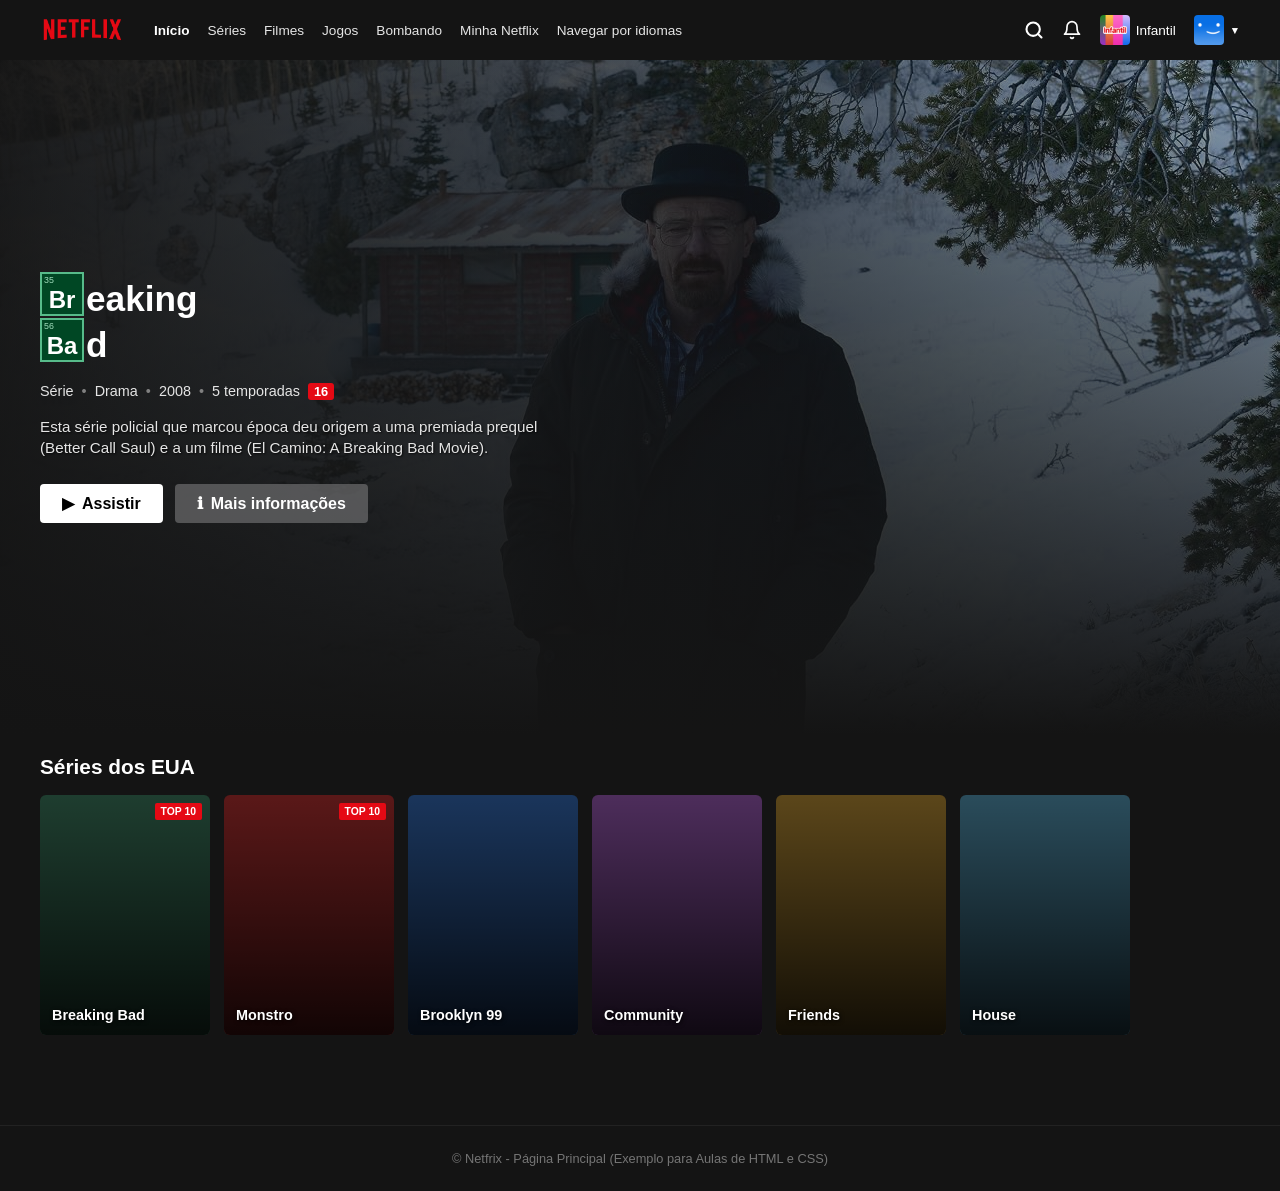
<file: main.html>
<!DOCTYPE html>
<html lang="pt-BR">
<head>
    <meta charset="UTF-8">
    <meta name="viewport" content="width=device-width, initial-scale=1.0">
    <title>Início - Netflix</title>
    <link rel="shortcut icon" href="assets/nficon.ico" type="image/x-icon">
    <link rel="stylesheet" href="main.css">
</head>
<body>

    <!-- CABEÇALHO DA PÁGINA (HEADER / NAVEGAÇÃO) -->
    <header class="header">
        
        <!-- Div Lado Esquerdo: Logo e Links de Navegação -->
        <div class="nav-esquerda">
            <div class="logo">
                <img src="assets/LogoNetfrix.png" alt="Logo Netflix">
            </div>
            
            <!-- Menu de navegação principal -->
            <nav class="menu-navegacao">
                <ul>
                    <li><a href="#" class="ativo">Início</a></li>
                    <li><a href="#">Séries</a></li>
                    <li><a href="#">Filmes</a></li>
                    <li><a href="#">Jogos</a></li>
                    <li><a href="#">Bombando</a></li>
                    <li><a href="#">Minha Netflix</a></li>
                    <li><a href="#">Navegar por idiomas</a></li>
                </ul>
            </nav>
        </div>

        <!-- Div Lado Direito: Ícones e Perfis de Usuário -->
        <div class="nav-direita">
            <!-- Div Ícone da Lupa (Busca) -->
            <div class="icone-item" title="Buscar">
                <svg width="20" height="20" viewBox="0 0 24 24" fill="none" stroke="currentColor" stroke-width="2.5" stroke-linecap="round" stroke-linejoin="round">
                    <circle cx="11" cy="11" r="8"></circle>
                    <line x1="21" y1="21" x2="16.65" y2="16.65"></line>
                </svg>
            </div>

            <!-- Div Ícone do Sino (Notificações) -->
            <div class="icone-item" title="Notificações">
                <svg width="20" height="20" viewBox="0 0 24 24" fill="none" stroke="currentColor" stroke-width="2" stroke-linecap="round" stroke-linejoin="round">
                    <path d="M18 8A6 6 0 0 0 6 8c0 7-3 9-3 9h18s-3-2-3-9"></path>
                    <path d="M13.73 21a2 2 0 0 1-3.46 0"></path>
                </svg>
            </div>

            <div class="perfil-item">
                <img src="assets/infantill.png" alt="Perfil Infantil" class="avatar-img">
                <span class="perfil-nome">Infantil</span>
            </div>

            <div class="perfil-item">
                <img src="assets/perfil.png" alt="Perfil Usuário" class="avatar-img">
                <span class="seta-dropdown">▼</span>
            </div>
        </div>

    </header>

    <!-- CONTEÚDO PRINCIPAL DO SITE (MAIN) -->
    <main class="conteudo-principal">

        <!-- SEÇÃO HERO (Destaque Principal da Série) -->
        <section class="hero-destaque">
            
            <!-- Div com a imagem de fundo da série -->
            <!-- Nota: Deve aparecer somente se o tamanho da tela for ao menos de um tablet (>= 768px) -->
            <div class="container-imagem-hero">
                <img src="assets/hero.jpg" alt="Banner Breaking Bad" class="imagem-hero">
                <div class="overlay-sombra"></div>
            </div>

            <!-- Div com o conteúdo / informações da série sobreposta ao banner -->
            <div class="info-serie-destaque">
                
                <!-- Div com o Logo/Título da Série -->
                <div class="logo-serie">
                    <div class="bb-logo">
                        <div class="bb-linha">
                            <span class="bb-quadrado"><small>35</small>Br</span><span class="bb-texto">eaking</span>
                        </div>
                        <div class="bb-linha">
                            <span class="bb-quadrado"><small>56</small>Ba</span><span class="bb-texto">d</span>
                        </div>
                    </div>
                </div>

                <!-- Div com os Detalhes da Série (Gênero, Ano, Temporadas, Idade) -->
                <div class="detalhes-serie">
                    <span>Série</span>
                    <span class="ponto">•</span>
                    <span>Drama</span>
                    <span class="ponto">•</span>
                    <span>2008</span>
                    <span class="ponto">•</span>
                    <span>5 temporadas</span>
                    <span class="classificacao-idade">16</span>
                </div>

                <!-- Div / Parágrafo com a Sinopse -->
                <p class="sinopse-serie">
                    Esta série policial que marcou época deu origem a uma premiada prequel (Better Call Saul) e a um filme (El Camino: A Breaking Bad Movie).
                </p>

                <!-- Div com os Botões de Ação -->
                <div class="botoes-acao">
                    <button class="btn btn-assistir">
                        <span class="icone">▶</span>
                        <a href="https://youtu.be/XrVlzrRECY4">Assistir</a>
                        
                    </button>
                    <button class="btn btn-info">
                        <span class="icone">ℹ</span> Mais informações
                    </button>
                </div>

            </div>

        </section>

        <!-- SEÇÃO DE CATÁLOGO (Carrossel / Lista de Séries) -->
        <section class="secao-catalogo">
            
            <!-- Título H2 da Seção -->
            <h2>Séries dos EUA</h2>

            <!-- Div Container com todos os quadros (cards) de séries -->
            <div class="cards-container">
                
                <!-- Card 1 -->
                <article class="card-item">
                    <div class="badge-top10">TOP 10</div>
                    <div class="card-capa capa-1">
                        <span class="titulo-capa">Breaking Bad</span>
                    </div>
                </article>

                <!-- Card 2 -->
                <article class="card-item">
                    <div class="badge-top10">TOP 10</div>
                    <div class="card-capa capa-2">
                        <span class="titulo-capa">Monstro</span>
                    </div>
                </article>

                <!-- Card 3 -->
                <article class="card-item">
                    <div class="card-capa capa-3">
                        <span class="titulo-capa">Brooklyn 99</span>
                    </div>
                </article>

                <!-- Card 4 -->
                <article class="card-item">
                    <div class="card-capa capa-4">
                        <span class="titulo-capa">Community</span>
                    </div>
                </article>

                <!-- Card 5 -->
                <article class="card-item">
                    <div class="card-capa capa-5">
                        <span class="titulo-capa">Friends</span>
                    </div>
                </article>

                <!-- Card 6 -->
                <article class="card-item">
                    <div class="card-capa capa-6">
                        <span class="titulo-capa">House</span>
                    </div>
                </article>

            </div>

        </section>

    </main>

    <!-- RODAPÉ DA PÁGINA (FOOTER) -->
    <footer class="rodape">
        <p>&copy; Netfrix - Página Principal (Exemplo para Aulas de HTML e CSS)</p>
    </footer>

</body>
</html>
</file>
<file: main.css>
*{
    margin: 0;
    padding: 0;
    box-sizing: border-box;
}
body{
    background-color: #141414;
    color:#ffffff;
    font-family: Arial, Helvetica, sans-serif;
    min-height: 100vh;
    overflow-x: hidden;
}
.header{
    display: flex;
    justify-content: space-between;
    align-items: center;
    padding:15px 40px;
    background-color: #141414;
    position:sticky;
    top:0;
    z-index: 100;
}
.nav-esquerda{
    display: flex;
    align-items: center;
    gap:30px;
}
.logo img{
    height:28px;
    display: block;
}
.menu-navegacao ul{
    display:flex;
    gap:18px;
    list-style: none;
}
.menu-navegacao a{
    color:#e5e5e5;
    text-decoration: none;
    font-size: 0.85rem;
    transition: color 0.2s;
}
.menu-navegacao a:hover, .menu-navegacao a.ativo{
    color:#ffffff;
    font-weight:bold;
}
.nav-direita{
    display: flex;
    align-items: center;
    gap:18px;
}
.icone-item{
    color:#ffffff;
    cursor:pointer;
    display: flex;
    align-items: center;
}
.perfil-item{
    display:flex;
    align-items: center;
    gap:6px;
    cursor:pointer;
    font-size:0.85rem;
}
.avatar-img{
    width:30px;
    height:30px;
    border-radius:4px;
    object-fit: cover;
}
.seta-dropdown{
    font-size:0.65rem;
    color:#ffffff;
}
.hero-destaque{
    position:relative;
    width:100%;
    min-height: 75vh;
    display: flex;
    align-items: center;
    padding:40px;
    overflow:hidden;
}
button a{
    text-decoration: none;
    color: inherit;
}
.container-imagem-hero{
    display:none;
    position: absolute;
    top:0;
    left:0;
    width:100%;
    height:100%;
    z-index:1;
}
.imagem-hero{
    width:100%;
    height:100%;
    object-fit: cover;
    object-position: center-top;
}
.overlay-sombra{
    position:absolute;
    top:0;
    left:0;
    width:100%;
    height:100%;
    background: linear-gradient(180deg,rgba(20,20,20,0.3) 0%, rgba(20,20,20,0.8)70%, #141414
    100%),
        linear-gradient(90deg,rgba(20,20,20,0.95)0%,rgba(20,20,20,0.6)50%, transparent 100%)
}
.info-serie-destaque{
    position:relative;
    z-index:10;
    max-width:520px;
    display: flex;
    flex-direction: column;
    gap:16px;
}
.bb-logo{
    margin-bottom:5px;
}
.bb-linha{
    display:flex;
    align-items: flex-end;
    line-height: 1;
    margin-bottom:2px;
}
.bb-quadrado{
    display:inline-flex;
    justify-content: center;
    align-items: flex-end;
    width:44px;
    height:44px;
    background-color:#004724;
    border:2px solid #57bb8a;
    color:#ffffff;
    font-weight:bold;
    font-size:1.5rem;
    padding-bottom:2px;
    position:relative;
    margin-right:2px;
}
.bb-quadrado small{
    position: absolute;
    top: 2px;
    left: 2px;
    font-size: 0.55rem;
    color: #a3e0c0;
    font-weight:normal;
}
.bb-texto{
    font-size: 2.2rem;
    font-weight: bold;
    color:#ffffff;
}
.detalhes-serie{
    display:flex;
    align-items: center;
    gap:8px;
    font-size: 0.9rem;
    color:#e5e5e5;
    flex-wrap:wrap;
}
.ponto{
    color:#808080;
}
.classificacao-idade{
    background-color: #e50914;
    color:#ffffff;
    padding:1px 6px;
    border-radius: 3px;
    font-weight:bold;
    font-size:0.8rem;
}
.sinopse-serie{
    font-size:0.95rem;
    line-height:1.4;
    color:#e5e5e5;
    text-shadow: 1px 1px 2px rgba(0,0,0,0.8);
}
.botoes-acao{
    display: flex;
    gap:12px;
    margin-top:10px;
}
.btn{
    display:inline-flex;
    align-items: center;
    justify-content: center;
    gap:8px;
    padding:10px 22px;
    border:none;
    border-radius: 4px;
    font-size: 1rem;
    font-weight:bold;
    cursor:pointer;
    transition: background-color 0.2s, opacity 0.2s;
}
.btn-assistir{
    background-color:#ffffff;
    color: #000000;
}
.btn-assistir:hover{
    background-color:rgba(255,255,255,0.75);
}
.btn-info{
    background-color: rgba(109,109,110,0.7);
    color:#ffffff;
}
.btn-info:hover{
    background-color: rgba(109,109,110,0.4);
}
.secao-catalogo{
    padding:20px 40px 50px 40px;
}
.secao-catalogo h2{
    font-size: 1.3rem;
    margin-bottom: 16px;
    color:#ffffff;
}
.cards-container{
    display: flex;
    gap:14px;
    overflow-x:auto;
    padding-bottom:10px;
}
.cards-container::-webkit-scrollbar{
    height:6px;
}
.cards-container::-webkit-scrollbar-thumb{
    background:#333;
    border-radius:4px;
}
.card-item{
    min-width:170px;
    width:170px;
    height:240px;
    border-radius:6px;
    position: relative;
    overflow:hidden;
    cursor:pointer;
    flex-shrink: 0;
    transition: transform 0.25s ease;
}
.card-item:hover{
    transform:scale(1.05);
    z-index: 20;
}
.badge-top10{
    position:absolute;
    top:8px;
    right:8px;
    background-color: #e50914;
    color:#ffffff;
    font-size:0.65rem;
    font-weight: bold;
    padding: 3px 6px;
    border-radius: 2px;
    z-index:5;
}
.card-capa{
    width:100%;
    height:100%;
    display:flex;
    align-items: flex-end;
    padding: 12px;
    box-sizing: border-box;
    background-size:cover;
    background-position: center;
    position: relative;
}
.titulo-capa{
    font-size:0.9rem;
    font-weight:bold;
    color:#ffffff;
    text-shadow:1px 1px 4px rgba(0,0,0,0.9);
    z-index:2;
}
.capa-1{background: linear-gradient(0deg, rgba(0,0,0,0.8),transparent),#1e3d2f;}
.capa-2{background: linear-gradient(0deg, rgba(0,0,0,0.8),transparent),#5a1818;}
.capa-3{background: linear-gradient(0deg, rgba(0,0,0,0.8),transparent),#1a355b;}
.capa-4{background: linear-gradient(0deg, rgba(0,0,0,0.8),transparent),#4d2d5b;}
.capa-5{background: linear-gradient(0deg, rgba(0,0,0,0.8),transparent),#5b461a;}
.capa-6{background: linear-gradient(0deg, rgba(0,0,0,0.8),transparent),#2a4c5b;}
@media(min-width:768px){
    .container-imagem-hero{
        display:block;
    }
}
@media (max-width:767px){
    .header{
        padding:15px 20px;
    }
    .menu-navegacao{
        display: none;
    }
    .hero-destaque{
        padding:20px;
        min-height:auto;
    }
    .secao-catalogo{
        padding:20px;
    }
}
.rodape{
    text-align: center;
    padding:25px 20px;
    color:#757575;
    font-size:0.8rem;
    border-top: 1px solid #222;
    margin-top:30px;
}
</file>
